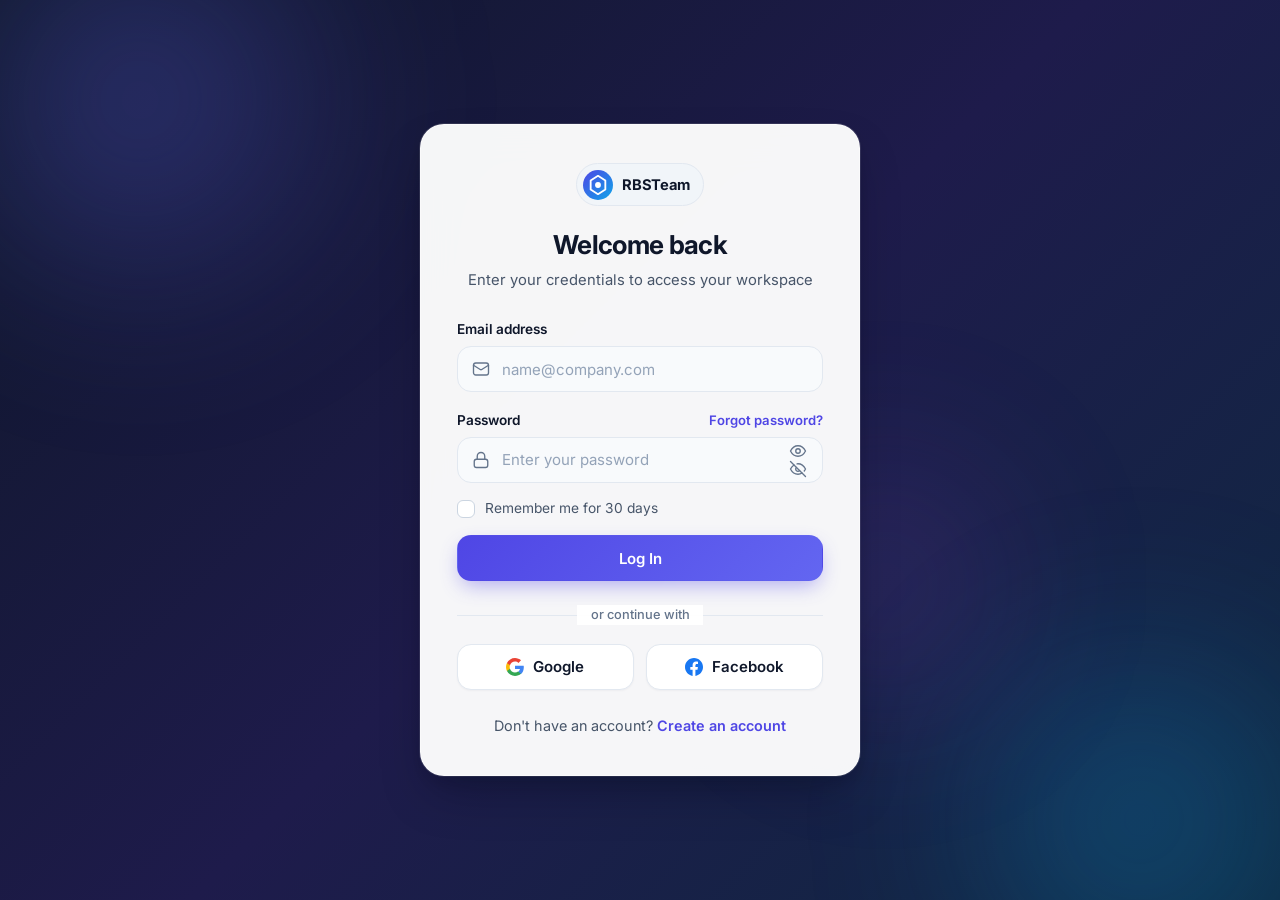
<file: index.html>
<!DOCTYPE html>
<html lang="en">
<head>
  <meta charset="UTF-8" />
  <meta name="viewport" content="width=device-width, initial-scale=1.0" />
  <title>Sign In — RBSTeam</title>
  <meta name="description" content="Sign in to your RBSTeam account securely." />
  <link rel="preconnect" href="https://fonts.googleapis.com" />
  <link rel="preconnect" href="https://fonts.gstatic.com" crossorigin />
  <link href="https://fonts.googleapis.com/css2?family=Inter:wght@400;500;600;700&display=swap" rel="stylesheet" />
  <link rel="stylesheet" href="style.css" />
</head>
<body data-page="login">
  <!-- Ambient gradient backdrop -->
  <div class="bg-backdrop" aria-hidden="true">
    <div class="bg-orb bg-orb--one"></div>
    <div class="bg-orb bg-orb--two"></div>
    <div class="bg-orb bg-orb--three"></div>
  </div>

  <main class="auth-layout">
    <section class="auth-card" aria-labelledby="login-heading">
      <!-- Brand Header -->
      <header class="auth-header">
        <a href="index.html" class="brand" aria-label="RBSTeam Home">
          <span class="brand-mark" aria-hidden="true">
            <svg width="22" height="22" viewBox="0 0 24 24" fill="none">
              <path d="M12 2L20 7V17L12 22L4 17V7L12 2Z" stroke="currentColor" stroke-width="2" stroke-linejoin="round" />
              <circle cx="12" cy="12" r="3.2" fill="currentColor" />
            </svg>
          </span>
          <span class="brand-name">RBSTeam</span>
        </a>
        <h1 id="login-heading" class="auth-title">Welcome back</h1>
        <p class="auth-subtitle">Enter your credentials to access your workspace</p>
      </header>

      <!-- Global Status Alert (Error / Success / Info) -->
      <div id="form-alert" class="alert" role="alert" aria-live="polite" hidden></div>

      <!-- Login Form -->
      <form id="login-form" class="auth-form" novalidate>
        <!-- Email Address -->
        <div class="form-group">
          <label for="login-email" class="form-label">Email address</label>
          <div class="input-wrapper">
            <span class="input-icon" aria-hidden="true">
              <svg width="18" height="18" viewBox="0 0 24 24" fill="none" stroke="currentColor" stroke-width="1.8" stroke-linecap="round" stroke-linejoin="round">
                <rect x="2" y="4" width="20" height="16" rx="3" />
                <path d="M22 7L13.03 12.7a1.94 1.94 0 0 1-2.06 0L2 7" />
              </svg>
            </span>
            <input
              type="email"
              id="login-email"
              name="email"
              class="form-input"
              placeholder="name@company.com"
              autocomplete="email"
              required
              aria-describedby="login-email-error"
            />
          </div>
          <p id="login-email-error" class="field-error" aria-live="polite"></p>
        </div>

        <!-- Password -->
        <div class="form-group">
          <div class="label-row">
            <label for="login-password" class="form-label">Password</label>
            <button type="button" id="forgot-password-btn" class="text-link text-link--sm">
              Forgot password?
            </button>
          </div>
          <div class="input-wrapper">
            <span class="input-icon" aria-hidden="true">
              <svg width="18" height="18" viewBox="0 0 24 24" fill="none" stroke="currentColor" stroke-width="1.8" stroke-linecap="round" stroke-linejoin="round">
                <rect x="3" y="11" width="18" height="11" rx="3" />
                <path d="M7 11V7a5 5 0 0 1 10 0v4" />
              </svg>
            </span>
            <input
              type="password"
              id="login-password"
              name="password"
              class="form-input form-input--with-toggle"
              placeholder="Enter your password"
              autocomplete="current-password"
              required
              aria-describedby="login-password-error"
            />
            <button
              type="button"
              class="password-toggle"
              data-toggle-password="login-password"
              aria-label="Show password"
              aria-pressed="false"
            >
              <svg class="icon-eye" width="18" height="18" viewBox="0 0 24 24" fill="none" stroke="currentColor" stroke-width="1.8" stroke-linecap="round" stroke-linejoin="round" aria-hidden="true">
                <path d="M2 12s3.5-7 10-7 10 7 10 7-3.5 7-10 7-10-7-10-7Z" />
                <circle cx="12" cy="12" r="3" />
              </svg>
              <svg class="icon-eye-off" width="18" height="18" viewBox="0 0 24 24" fill="none" stroke="currentColor" stroke-width="1.8" stroke-linecap="round" stroke-linejoin="round" aria-hidden="true" hidden>
                <path d="M9.88 9.88a3 3 0 1 0 4.24 4.24" />
                <path d="M10.73 5.08A10.43 10.43 0 0 1 12 5c6.5 0 10 7 10 7a13.16 13.16 0 0 1-1.67 2.68" />
                <path d="M6.61 6.61A13.526 13.526 0 0 0 2 12s3.5 7 10 7a9.74 9.74 0 0 0 5.39-1.61" />
                <line x1="2" y1="2" x2="22" y2="22" />
              </svg>
            </button>
          </div>
          <p id="login-password-error" class="field-error" aria-live="polite"></p>
        </div>

        <!-- Remember Me -->
        <div class="form-options">
          <label class="checkbox-label" for="remember-me">
            <input type="checkbox" id="remember-me" name="rememberMe" class="checkbox-input" />
            <span class="checkbox-custom" aria-hidden="true">
              <svg width="12" height="12" viewBox="0 0 24 24" fill="none" stroke="currentColor" stroke-width="3" stroke-linecap="round" stroke-linejoin="round">
                <polyline points="20 6 9 17 4 12" />
              </svg>
            </span>
            <span>Remember me for 30 days</span>
          </label>
        </div>

        <!-- Submit Button -->
        <button type="submit" id="login-submit" class="btn btn-primary">
          <span class="btn-text">Log In</span>
          <span class="btn-spinner" aria-hidden="true" hidden></span>
        </button>
      </form>

      <!-- Divider -->
      <div class="divider" role="separator">
        <span>or continue with</span>
      </div>

      <!-- Social Login Buttons -->
      <div class="social-grid">
        <button type="button" class="btn btn-social" data-social-provider="Google">
          <svg width="18" height="18" viewBox="0 0 24 24" aria-hidden="true">
            <path fill="#4285F4" d="M23.745 12.27c0-.7-.06-1.4-.19-2.07H12v4.51h6.6c-.29 1.52-1.14 2.82-2.4 3.68v3.05h3.88c2.27-2.09 3.665-5.17 3.665-9.17Z" />
            <path fill="#34A853" d="M12 24c3.24 0 5.95-1.08 7.93-2.91l-3.88-3.05c-1.08.72-2.45 1.16-4.05 1.16-3.12 0-5.77-2.11-6.72-4.96H1.29v3.14C3.26 21.3 7.31 24 12 24Z" />
            <path fill="#FBBC05" d="M5.28 14.24c-.24-.72-.38-1.49-.38-2.24s.14-1.52.38-2.24V6.62H1.29C.47 8.24 0 10.06 0 12s.47 3.76 1.29 5.38l3.99-3.14Z" />
            <path fill="#EA4335" d="M12 4.75c1.77 0 3.35.61 4.6 1.8l3.42-3.42C17.95 1.19 15.24 0 12 0 7.31 0 3.26 2.7 1.29 6.62l3.99 3.14c.95-2.85 3.6-4.96 6.72-4.96Z" />
          </svg>
          <span>Google</span>
        </button>

        <button type="button" class="btn btn-social" data-social-provider="Facebook">
          <svg width="18" height="18" viewBox="0 0 24 24" aria-hidden="true">
            <path fill="#1877F2" d="M24 12.073c0-6.627-5.373-12-12-12s-12 5.373-12 12c0 5.99 4.388 10.954 10.125 11.854v-8.385H7.078v-3.47h3.047V9.43c0-3.007 1.792-4.669 4.533-4.669 1.312 0 2.686.235 2.686.235v2.953H15.83c-1.491 0-1.956.925-1.956 1.874v2.25h3.328l-.532 3.47h-2.796v8.385C19.612 23.027 24 18.062 24 12.073Z" />
          </svg>
          <span>Facebook</span>
        </button>
      </div>

      <!-- Footer Switch Link -->
      <footer class="auth-footer">
        <p>
          Don&apos;t have an account?
          <a href="signup.html" class="text-link page-switch">Create an account</a>
        </p>
      </footer>
    </section>
  </main>

  <!-- Forgot Password Modal -->
  <div id="forgot-modal" class="modal-overlay" role="dialog" aria-modal="true" aria-labelledby="forgot-modal-title" hidden>
    <div class="modal-card">
      <div class="modal-header">
        <div>
          <h2 id="forgot-modal-title" class="modal-title">Reset your password</h2>
          <p class="modal-subtitle">Enter your account email and we&apos;ll send a reset link.</p>
        </div>
        <button type="button" class="modal-close" data-close-modal="forgot-modal" aria-label="Close modal">
          <svg width="18" height="18" viewBox="0 0 24 24" fill="none" stroke="currentColor" stroke-width="2" stroke-linecap="round" stroke-linejoin="round" aria-hidden="true">
            <line x1="18" y1="6" x2="6" y2="18" />
            <line x1="6" y1="6" x2="18" y2="18" />
          </svg>
        </button>
      </div>

      <div id="forgot-alert" class="alert" role="alert" aria-live="polite" hidden></div>

      <form id="forgot-form" class="auth-form" novalidate>
        <div class="form-group">
          <label for="forgot-email" class="form-label">Email address</label>
          <div class="input-wrapper">
            <span class="input-icon" aria-hidden="true">
              <svg width="18" height="18" viewBox="0 0 24 24" fill="none" stroke="currentColor" stroke-width="1.8" stroke-linecap="round" stroke-linejoin="round">
                <rect x="2" y="4" width="20" height="16" rx="3" />
                <path d="M22 7L13.03 12.7a1.94 1.94 0 0 1-2.06 0L2 7" />
              </svg>
            </span>
            <input
              type="email"
              id="forgot-email"
              name="resetEmail"
              class="form-input"
              placeholder="name@company.com"
              autocomplete="email"
              required
              aria-describedby="forgot-email-error"
            />
          </div>
          <p id="forgot-email-error" class="field-error" aria-live="polite"></p>
        </div>

        <div class="modal-actions">
          <button type="button" class="btn btn-secondary" data-close-modal="forgot-modal">Cancel</button>
          <button type="submit" class="btn btn-primary">Send Reset Link</button>
        </div>
      </form>
    </div>
  </div>

  <script src="script.js"></script>
</body>
</html>
</file>
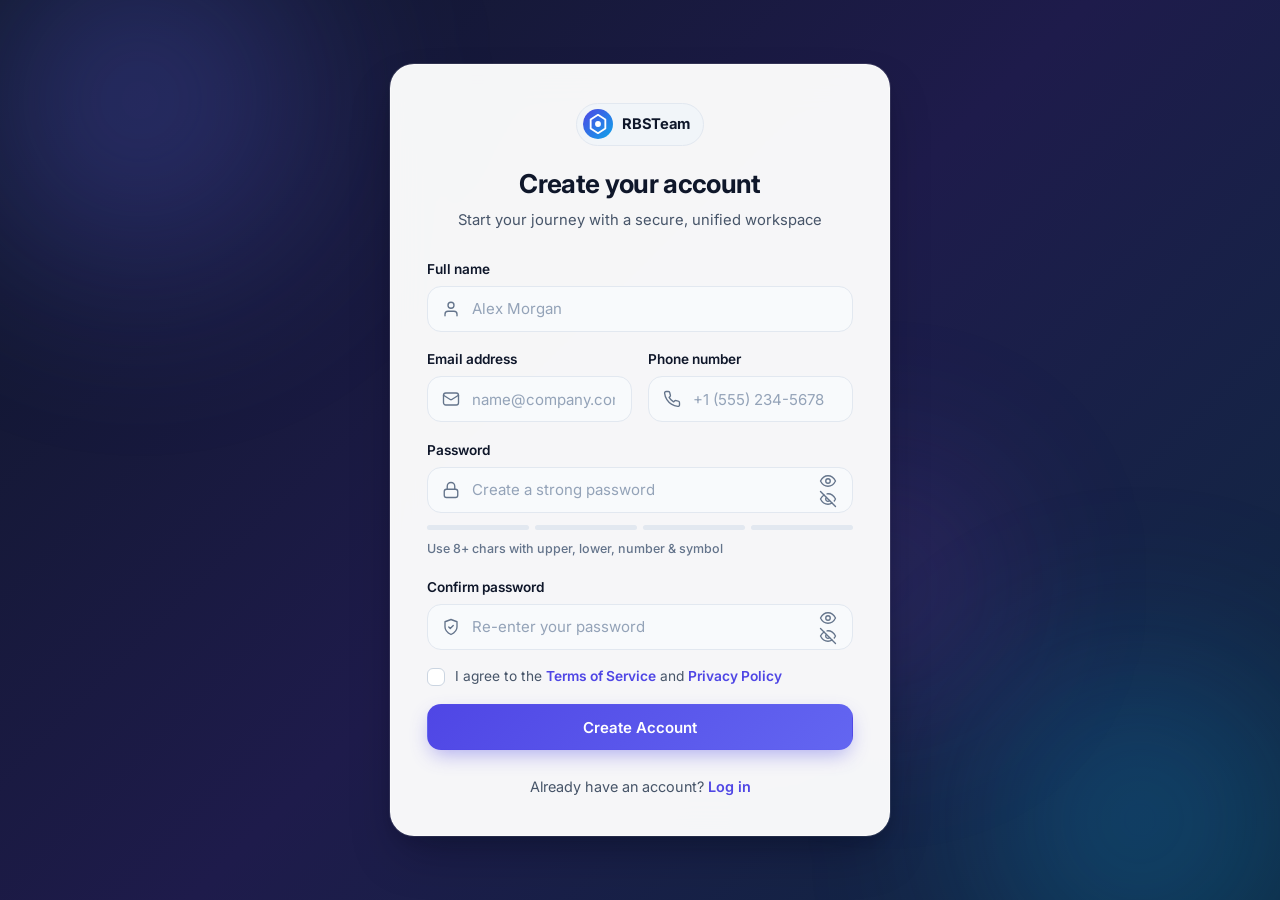
<file: signup.html>
<!DOCTYPE html>
<html lang="en">
<head>
  <meta charset="UTF-8" />
  <meta name="viewport" content="width=device-width, initial-scale=1.0" />
  <title>Create Account — RBSTeam</title>
  <meta name="description" content="Create your new RBSTeam account in seconds." />
  <link rel="preconnect" href="https://fonts.googleapis.com" />
  <link rel="preconnect" href="https://fonts.gstatic.com" crossorigin />
  <link href="https://fonts.googleapis.com/css2?family=Inter:wght@400;500;600;700&display=swap" rel="stylesheet" />
  <link rel="stylesheet" href="style.css" />
</head>
<body data-page="signup">
  <!-- Ambient gradient backdrop -->
  <div class="bg-backdrop" aria-hidden="true">
    <div class="bg-orb bg-orb--one"></div>
    <div class="bg-orb bg-orb--two"></div>
    <div class="bg-orb bg-orb--three"></div>
  </div>

  <main class="auth-layout">
    <section class="auth-card auth-card--wide" aria-labelledby="signup-heading">
      <!-- Brand Header -->
      <header class="auth-header">
        <a href="index.html" class="brand" aria-label="RBSTeam Home">
          <span class="brand-mark" aria-hidden="true">
            <svg width="22" height="22" viewBox="0 0 24 24" fill="none">
              <path d="M12 2L20 7V17L12 22L4 17V7L12 2Z" stroke="currentColor" stroke-width="2" stroke-linejoin="round" />
              <circle cx="12" cy="12" r="3.2" fill="currentColor" />
            </svg>
          </span>
          <span class="brand-name">RBSTeam</span>
        </a>
        <h1 id="signup-heading" class="auth-title">Create your account</h1>
        <p class="auth-subtitle">Start your journey with a secure, unified workspace</p>
      </header>

      <!-- Global Status Alert -->
      <div id="form-alert" class="alert" role="alert" aria-live="polite" hidden></div>

      <!-- Sign Up Form -->
      <form id="signup-form" class="auth-form" novalidate>
        <!-- Full Name -->
        <div class="form-group">
          <label for="signup-name" class="form-label">Full name</label>
          <div class="input-wrapper">
            <span class="input-icon" aria-hidden="true">
              <svg width="18" height="18" viewBox="0 0 24 24" fill="none" stroke="currentColor" stroke-width="1.8" stroke-linecap="round" stroke-linejoin="round">
                <path d="M20 21v-2a4 4 0 0 0-4-4H8a4 4 0 0 0-4 4v2" />
                <circle cx="12" cy="7" r="4" />
              </svg>
            </span>
            <input
              type="text"
              id="signup-name"
              name="fullName"
              class="form-input"
              placeholder="Alex Morgan"
              autocomplete="name"
              required
              aria-describedby="signup-name-error"
            />
          </div>
          <p id="signup-name-error" class="field-error" aria-live="polite"></p>
        </div>

        <!-- Email & Phone Grid -->
        <div class="form-row">
          <!-- Email Address -->
          <div class="form-group">
            <label for="signup-email" class="form-label">Email address</label>
            <div class="input-wrapper">
              <span class="input-icon" aria-hidden="true">
                <svg width="18" height="18" viewBox="0 0 24 24" fill="none" stroke="currentColor" stroke-width="1.8" stroke-linecap="round" stroke-linejoin="round">
                  <rect x="2" y="4" width="20" height="16" rx="3" />
                  <path d="M22 7L13.03 12.7a1.94 1.94 0 0 1-2.06 0L2 7" />
                </svg>
              </span>
              <input
                type="email"
                id="signup-email"
                name="email"
                class="form-input"
                placeholder="name@company.com"
                autocomplete="email"
                required
                aria-describedby="signup-email-error"
              />
            </div>
            <p id="signup-email-error" class="field-error" aria-live="polite"></p>
          </div>

          <!-- Phone Number -->
          <div class="form-group">
            <label for="signup-phone" class="form-label">Phone number</label>
            <div class="input-wrapper">
              <span class="input-icon" aria-hidden="true">
                <svg width="18" height="18" viewBox="0 0 24 24" fill="none" stroke="currentColor" stroke-width="1.8" stroke-linecap="round" stroke-linejoin="round">
                  <path d="M22 16.92v3a2 2 0 0 1-2.18 2 19.79 19.79 0 0 1-8.63-3.07 19.5 19.5 0 0 1-6-6 19.79 19.79 0 0 1-3.07-8.67A2 2 0 0 1 4.11 2h3a2 2 0 0 1 2 1.72 12.84 12.84 0 0 0 .7 2.81 2 2 0 0 1-.45 2.11L8.09 9.91a16 16 0 0 0 6 6l1.27-1.27a2 2 0 0 1 2.11-.45 12.84 12.84 0 0 0 2.81.7A2 2 0 0 1 22 16.92z" />
                </svg>
              </span>
              <input
                type="tel"
                id="signup-phone"
                name="phone"
                class="form-input"
                placeholder="+1 (555) 234-5678"
                autocomplete="tel"
                required
                aria-describedby="signup-phone-error"
              />
            </div>
            <p id="signup-phone-error" class="field-error" aria-live="polite"></p>
          </div>
        </div>

        <!-- Password -->
        <div class="form-group">
          <label for="signup-password" class="form-label">Password</label>
          <div class="input-wrapper">
            <span class="input-icon" aria-hidden="true">
              <svg width="18" height="18" viewBox="0 0 24 24" fill="none" stroke="currentColor" stroke-width="1.8" stroke-linecap="round" stroke-linejoin="round">
                <rect x="3" y="11" width="18" height="11" rx="3" />
                <path d="M7 11V7a5 5 0 0 1 10 0v4" />
              </svg>
            </span>
            <input
              type="password"
              id="signup-password"
              name="password"
              class="form-input form-input--with-toggle"
              placeholder="Create a strong password"
              autocomplete="new-password"
              required
              aria-describedby="password-strength-text signup-password-error"
            />
            <button
              type="button"
              class="password-toggle"
              data-toggle-password="signup-password"
              aria-label="Show password"
              aria-pressed="false"
            >
              <svg class="icon-eye" width="18" height="18" viewBox="0 0 24 24" fill="none" stroke="currentColor" stroke-width="1.8" stroke-linecap="round" stroke-linejoin="round" aria-hidden="true">
                <path d="M2 12s3.5-7 10-7 10 7 10 7-3.5 7-10 7-10-7-10-7Z" />
                <circle cx="12" cy="12" r="3" />
              </svg>
              <svg class="icon-eye-off" width="18" height="18" viewBox="0 0 24 24" fill="none" stroke="currentColor" stroke-width="1.8" stroke-linecap="round" stroke-linejoin="round" aria-hidden="true" hidden>
                <path d="M9.88 9.88a3 3 0 1 0 4.24 4.24" />
                <path d="M10.73 5.08A10.43 10.43 0 0 1 12 5c6.5 0 10 7 10 7a13.16 13.16 0 0 1-1.67 2.68" />
                <path d="M6.61 6.61A13.526 13.526 0 0 0 2 12s3.5 7 10 7a9.74 9.74 0 0 0 5.39-1.61" />
                <line x1="2" y1="2" x2="22" y2="22" />
              </svg>
            </button>
          </div>

          <!-- Password Strength Meter -->
          <div class="strength-meter" id="password-strength" data-strength="0">
            <div class="strength-bars" aria-hidden="true">
              <span class="strength-bar"></span>
              <span class="strength-bar"></span>
              <span class="strength-bar"></span>
              <span class="strength-bar"></span>
            </div>
            <div class="strength-meta">
              <span id="password-strength-text" class="strength-label">Use 8+ chars with upper, lower, number &amp; symbol</span>
            </div>
          </div>
          <p id="signup-password-error" class="field-error" aria-live="polite"></p>
        </div>

        <!-- Confirm Password -->
        <div class="form-group">
          <label for="signup-confirm-password" class="form-label">Confirm password</label>
          <div class="input-wrapper">
            <span class="input-icon" aria-hidden="true">
              <svg width="18" height="18" viewBox="0 0 24 24" fill="none" stroke="currentColor" stroke-width="1.8" stroke-linecap="round" stroke-linejoin="round">
                <path d="M12 22s8-4 8-10V5l-8-3-8 3v7c0 6 8 10 8 10z" />
                <path d="m9 12 2 2 4-4" />
              </svg>
            </span>
            <input
              type="password"
              id="signup-confirm-password"
              name="confirmPassword"
              class="form-input form-input--with-toggle"
              placeholder="Re-enter your password"
              autocomplete="new-password"
              required
              aria-describedby="signup-confirm-error"
            />
            <button
              type="button"
              class="password-toggle"
              data-toggle-password="signup-confirm-password"
              aria-label="Show confirm password"
              aria-pressed="false"
            >
              <svg class="icon-eye" width="18" height="18" viewBox="0 0 24 24" fill="none" stroke="currentColor" stroke-width="1.8" stroke-linecap="round" stroke-linejoin="round" aria-hidden="true">
                <path d="M2 12s3.5-7 10-7 10 7 10 7-3.5 7-10 7-10-7-10-7Z" />
                <circle cx="12" cy="12" r="3" />
              </svg>
              <svg class="icon-eye-off" width="18" height="18" viewBox="0 0 24 24" fill="none" stroke="currentColor" stroke-width="1.8" stroke-linecap="round" stroke-linejoin="round" aria-hidden="true" hidden>
                <path d="M9.88 9.88a3 3 0 1 0 4.24 4.24" />
                <path d="M10.73 5.08A10.43 10.43 0 0 1 12 5c6.5 0 10 7 10 7a13.16 13.16 0 0 1-1.67 2.68" />
                <path d="M6.61 6.61A13.526 13.526 0 0 0 2 12s3.5 7 10 7a9.74 9.74 0 0 0 5.39-1.61" />
                <line x1="2" y1="2" x2="22" y2="22" />
              </svg>
            </button>
          </div>
          <p id="signup-confirm-error" class="field-error" aria-live="polite"></p>
        </div>

        <!-- Terms and Conditions -->
        <div class="form-group">
          <label class="checkbox-label" for="signup-terms">
            <input
              type="checkbox"
              id="signup-terms"
              name="terms"
              class="checkbox-input"
              required
              aria-describedby="signup-terms-error"
            />
            <span class="checkbox-custom" aria-hidden="true">
              <svg width="12" height="12" viewBox="0 0 24 24" fill="none" stroke="currentColor" stroke-width="3" stroke-linecap="round" stroke-linejoin="round">
                <polyline points="20 6 9 17 4 12" />
              </svg>
            </span>
            <span>
              I agree to the
              <button type="button" class="text-link inline-link" id="terms-btn">Terms of Service</button>
              and
              <button type="button" class="text-link inline-link" id="privacy-btn">Privacy Policy</button>
            </span>
          </label>
          <p id="signup-terms-error" class="field-error" aria-live="polite"></p>
        </div>

        <!-- Create Account Button -->
        <button type="submit" id="signup-submit" class="btn btn-primary">
          <span class="btn-text">Create Account</span>
          <span class="btn-spinner" aria-hidden="true" hidden></span>
        </button>
      </form>

      <!-- Footer Switch Link -->
      <footer class="auth-footer">
        <p>
          Already have an account?
          <a href="index.html" class="text-link page-switch">Log in</a>
        </p>
      </footer>
    </section>
  </main>

  <!-- Terms / Privacy Legal Modal -->
  <div id="legal-modal" class="modal-overlay" role="dialog" aria-modal="true" aria-labelledby="legal-modal-title" hidden>
    <div class="modal-card">
      <div class="modal-header">
        <div>
          <h2 id="legal-modal-title" class="modal-title">Terms of Service</h2>
          <p class="modal-subtitle">Last updated: November 2026</p>
        </div>
        <button type="button" class="modal-close" data-close-modal="legal-modal" aria-label="Close modal">
          <svg width="18" height="18" viewBox="0 0 24 24" fill="none" stroke="currentColor" stroke-width="2" stroke-linecap="round" stroke-linejoin="round" aria-hidden="true">
            <line x1="18" y1="6" x2="6" y2="18" />
            <line x1="6" y1="6" x2="18" y2="18" />
          </svg>
        </button>
      </div>

      <div id="legal-modal-body" class="modal-body">
        <p>By creating a RBSTeam account, you agree to keep your credentials confidential and use the platform responsibly in accordance with applicable laws.</p>
        <p>We encrypt sensitive account details in transit and never sell your personal information to third parties.</p>
      </div>

      <div class="modal-actions">
        <button type="button" class="btn btn-primary" data-close-modal="legal-modal">Got it</button>
      </div>
    </div>
  </div>

  <script src="script.js"></script>
</body>
</html>
</file>
<file: style.css>
/* ==========================================================================
   RBSTeam Auth — Modern, Responsive Stylesheet
   ========================================================================== */

:root {
  /* Color Palette */
  --bg-gradient-start: #0f172a;
  --bg-gradient-mid: #1e1b4b;
  --bg-gradient-end: #0f2942;

  --surface-card: rgba(255, 255, 255, 0.96);
  --surface-card-border: rgba(255, 255, 255, 0.45);
  --surface-input: #f8fafc;
  --surface-input-hover: #f1f5f9;
  --surface-input-focus: #ffffff;

  --text-primary: #0f172a;
  --text-secondary: #475569;
  --text-muted: #64748b;
  --text-placeholder: #94a3b8;

  --accent-primary: #4f46e5;
  --accent-primary-hover: #4338ca;
  --accent-secondary: #0ea5e9;
  --accent-ring: rgba(79, 70, 229, 0.18);

  --border-subtle: #e2e8f0;
  --border-strong: #cbd5e1;

  /* Semantic Colors */
  --error-text: #dc2626;
  --error-bg: #fef2f2;
  --error-border: #fecaca;
  --error-ring: rgba(220, 38, 38, 0.16);

  --success-text: #059669;
  --success-bg: #ecfdf5;
  --success-border: #a7f3d0;
  --success-ring: rgba(5, 150, 105, 0.16);

  --warning-text: #d97706;
  --info-text: #0284c7;
  --info-bg: #f0f9ff;
  --info-border: #bae6fd;

  /* Radii & Shadows */
  --radius-card: 24px;
  --radius-input: 14px;
  --radius-btn: 14px;
  --radius-pill: 9999px;

  --shadow-card:
    0 24px 48px -12px rgba(2, 6, 23, 0.35),
    0 8px 20px -6px rgba(15, 23, 42, 0.2),
    0 0 0 1px rgba(255, 255, 255, 0.12);
  --shadow-btn: 0 8px 20px -4px rgba(79, 70, 229, 0.42);
  --shadow-btn-hover: 0 12px 26px -4px rgba(79, 70, 229, 0.52);

  /* Typography & Motion */
  --font-sans: "Inter", -apple-system, BlinkMacSystemFont, "Segoe UI", Roboto, sans-serif;
  --ease-out: cubic-bezier(0.16, 1, 0.3, 1);
  --transition-fast: 180ms var(--ease-out);
  --transition-base: 260ms var(--ease-out);
}

/* Reset & Base */
*,
*::before,
*::after {
  box-sizing: border-box;
  margin: 0;
  padding: 0;
}

html {
  font-size: 16px;
  -webkit-font-smoothing: antialiased;
  -moz-osx-font-smoothing: grayscale;
}

body {
  font-family: var(--font-sans);
  color: var(--text-primary);
  background: linear-gradient(135deg, var(--bg-gradient-start) 0%, var(--bg-gradient-mid) 50%, var(--bg-gradient-end) 100%);
  min-height: 100dvh;
  line-height: 1.5;
  overflow-x: hidden;
  transition: opacity 220ms ease;
}

body.is-leaving {
  opacity: 0;
}

button,
input {
  font-family: inherit;
  font-size: inherit;
}

a {
  color: inherit;
  text-decoration: none;
}

/* ==========================================================================
   Ambient Gradient Backdrop
   ========================================================================== */

.bg-backdrop {
  position: fixed;
  inset: 0;
  overflow: hidden;
  pointer-events: none;
  z-index: 0;
}

.bg-orb {
  position: absolute;
  border-radius: 50%;
  filter: blur(80px);
  opacity: 0.55;
  will-change: transform;
}

.bg-orb--one {
  width: 520px;
  height: 520px;
  top: -160px;
  left: -120px;
  background: radial-gradient(circle, rgba(99, 102, 241, 0.68) 0%, rgba(99, 102, 241, 0) 70%);
  animation: floatOrb 18s ease-in-out infinite alternate;
}

.bg-orb--two {
  width: 480px;
  height: 480px;
  bottom: -160px;
  right: -100px;
  background: radial-gradient(circle, rgba(14, 165, 233, 0.58) 0%, rgba(14, 165, 233, 0) 70%);
  animation: floatOrb 22s ease-in-out infinite alternate-reverse;
}

.bg-orb--three {
  width: 360px;
  height: 360px;
  top: 45%;
  left: 55%;
  background: radial-gradient(circle, rgba(168, 85, 247, 0.36) 0%, rgba(168, 85, 247, 0) 70%);
  animation: floatOrb 26s ease-in-out infinite alternate;
}

@keyframes floatOrb {
  0% {
    transform: translate3d(0, 0, 0) scale(1);
  }
  100% {
    transform: translate3d(32px, -28px, 0) scale(1.08);
  }
}

/* ==========================================================================
   Layout & Card
   ========================================================================== */

.auth-layout {
  position: relative;
  z-index: 1;
  min-height: 100dvh;
  display: flex;
  align-items: center;
  justify-content: center;
  padding: 2rem 1.25rem;
}

.auth-card {
  width: 100%;
  max-width: 440px;
  background: var(--surface-card);
  backdrop-filter: blur(20px);
  -webkit-backdrop-filter: blur(20px);
  border: 1px solid var(--surface-card-border);
  border-radius: var(--radius-card);
  box-shadow: var(--shadow-card);
  padding: 2.35rem 2.25rem;
  animation: cardEnter 480ms var(--ease-out) both;
}

.auth-card--wide {
  max-width: 500px;
}

@keyframes cardEnter {
  from {
    opacity: 0;
    transform: translateY(18px) scale(0.985);
  }
  to {
    opacity: 1;
    transform: translateY(0) scale(1);
  }
}

/* Header & Brand */
.auth-header {
  text-align: center;
  margin-bottom: 1.75rem;
}

.brand {
  display: inline-flex;
  align-items: center;
  gap: 0.55rem;
  margin-bottom: 1.15rem;
  padding: 0.35rem 0.8rem 0.35rem 0.4rem;
  border-radius: var(--radius-pill);
  background: #f1f5f9;
  border: 1px solid var(--border-subtle);
  transition: transform var(--transition-fast), box-shadow var(--transition-fast);
}

.brand:hover {
  transform: translateY(-1px);
  box-shadow: 0 4px 12px rgba(15, 23, 42, 0.06);
}

.brand-mark {
  display: grid;
  place-items: center;
  width: 30px;
  height: 30px;
  border-radius: 50%;
  background: linear-gradient(135deg, var(--accent-primary), var(--accent-secondary));
  color: #ffffff;
}

.brand-name {
  font-size: 0.92rem;
  font-weight: 700;
  letter-spacing: -0.02em;
  color: var(--text-primary);
}

.auth-title {
  font-size: 1.625rem;
  font-weight: 700;
  letter-spacing: -0.025em;
  color: var(--text-primary);
  margin-bottom: 0.35rem;
}

.auth-subtitle {
  font-size: 0.925rem;
  color: var(--text-secondary);
}

/* ==========================================================================
   Alert Banner
   ========================================================================== */

.alert {
  display: flex;
  align-items: flex-start;
  gap: 0.65rem;
  padding: 0.8rem 0.95rem;
  border-radius: var(--radius-input);
  font-size: 0.875rem;
  font-weight: 500;
  line-height: 1.45;
  margin-bottom: 1.25rem;
  border: 1px solid transparent;
  animation: fadeSlideIn 240ms var(--ease-out) both;
}

.alert[hidden] {
  display: none;
}

.alert--error {
  color: var(--error-text);
  background: var(--error-bg);
  border-color: var(--error-border);
}

.alert--success {
  color: var(--success-text);
  background: var(--success-bg);
  border-color: var(--success-border);
}

.alert--info {
  color: var(--info-text);
  background: var(--info-bg);
  border-color: var(--info-border);
}

@keyframes fadeSlideIn {
  from {
    opacity: 0;
    transform: translateY(-6px);
  }
  to {
    opacity: 1;
    transform: translateY(0);
  }
}

/* ==========================================================================
   Form Controls & Inputs
   ========================================================================== */

.auth-form {
  display: flex;
  flex-direction: column;
  gap: 1.1rem;
}

.form-row {
  display: grid;
  grid-template-columns: 1fr 1fr;
  gap: 0.95rem;
}

.form-group {
  display: flex;
  flex-direction: column;
  gap: 0.4rem;
}

.label-row {
  display: flex;
  align-items: center;
  justify-content: space-between;
  gap: 0.5rem;
}

.form-label {
  font-size: 0.85rem;
  font-weight: 600;
  color: var(--text-primary);
}

.input-wrapper {
  position: relative;
  display: flex;
  align-items: center;
}

.input-icon {
  position: absolute;
  left: 0.95rem;
  display: grid;
  place-items: center;
  color: var(--text-muted);
  pointer-events: none;
  transition: color var(--transition-fast);
}

.form-input {
  width: 100%;
  height: 46px;
  padding: 0 1rem 0 2.75rem;
  border-radius: var(--radius-input);
  border: 1.5px solid var(--border-subtle);
  background: var(--surface-input);
  color: var(--text-primary);
  font-size: 0.94rem;
  outline: none;
  transition:
    background-color var(--transition-fast),
    border-color var(--transition-fast),
    box-shadow var(--transition-fast);
}

.form-input--with-toggle {
  padding-right: 2.85rem;
}

.form-input::placeholder {
  color: var(--text-placeholder);
}

.form-input:hover {
  background: var(--surface-input-hover);
  border-color: var(--border-strong);
}

.form-input:focus {
  background: var(--surface-input-focus);
  border-color: var(--accent-primary);
  box-shadow: 0 0 0 4px var(--accent-ring);
}

.input-wrapper:focus-within .input-icon {
  color: var(--accent-primary);
}

/* Validation Visual States */
.form-group.is-invalid .form-input {
  border-color: var(--error-text);
  background: #fffafa;
}

.form-group.is-invalid .form-input:focus {
  box-shadow: 0 0 0 4px var(--error-ring);
}

.form-group.is-invalid .input-icon {
  color: var(--error-text);
}

.form-group.is-valid .form-input {
  border-color: var(--success-text);
}

.form-group.is-valid .form-input:focus {
  box-shadow: 0 0 0 4px var(--success-ring);
}

.field-error {
  font-size: 0.8rem;
  font-weight: 500;
  color: var(--error-text);
  min-height: 0;
  line-height: 1.35;
}

.field-error:empty {
  display: none;
}

/* Show / Hide Password Button */
.password-toggle {
  position: absolute;
  right: 0.45rem;
  display: grid;
  place-items: center;
  width: 36px;
  height: 36px;
  border: none;
  border-radius: 10px;
  background: transparent;
  color: var(--text-muted);
  cursor: pointer;
  transition: color var(--transition-fast), background-color var(--transition-fast);
}

.password-toggle:hover {
  color: var(--text-primary);
  background: rgba(15, 23, 42, 0.05);
}

.password-toggle:focus-visible {
  outline: 2px solid var(--accent-primary);
  outline-offset: 1px;
}

/* ==========================================================================
   Password Strength Meter
   ========================================================================== */

.strength-meter {
  margin-top: 0.35rem;
  display: flex;
  flex-direction: column;
  gap: 0.35rem;
}

.strength-bars {
  display: grid;
  grid-template-columns: repeat(4, 1fr);
  gap: 0.35rem;
}

.strength-bar {
  height: 5px;
  border-radius: var(--radius-pill);
  background: var(--border-subtle);
  transition: background-color var(--transition-base), transform var(--transition-fast);
}

.strength-meter[data-strength="1"] .strength-bar:nth-child(1) {
  background: #ef4444;
}

.strength-meter[data-strength="2"] .strength-bar:nth-child(-n + 2) {
  background: #f59e0b;
}

.strength-meter[data-strength="3"] .strength-bar:nth-child(-n + 3) {
  background: #0ea5e9;
}

.strength-meter[data-strength="4"] .strength-bar:nth-child(-n + 4) {
  background: #10b981;
}

.strength-label {
  font-size: 0.78rem;
  color: var(--text-muted);
  font-weight: 500;
  transition: color var(--transition-fast);
}

.strength-meter[data-strength="1"] .strength-label {
  color: var(--error-text);
}

.strength-meter[data-strength="2"] .strength-label {
  color: var(--warning-text);
}

.strength-meter[data-strength="3"] .strength-label {
  color: var(--info-text);
}

.strength-meter[data-strength="4"] .strength-label {
  color: var(--success-text);
}

/* ==========================================================================
   Custom Checkbox & Links
   ========================================================================== */

.form-options {
  display: flex;
  align-items: center;
  justify-content: space-between;
  margin-top: -0.1rem;
}

.checkbox-label {
  position: relative;
  display: inline-flex;
  align-items: flex-start;
  gap: 0.6rem;
  font-size: 0.86rem;
  color: var(--text-secondary);
  cursor: pointer;
  user-select: none;
  line-height: 1.4;
}

.checkbox-input {
  position: absolute;
  opacity: 0;
  width: 1px;
  height: 1px;
}

.checkbox-custom {
  flex-shrink: 0;
  margin-top: 1px;
  width: 18px;
  height: 18px;
  border-radius: 6px;
  border: 1.5px solid var(--border-strong);
  background: #ffffff;
  display: grid;
  place-items: center;
  color: #ffffff;
  transition:
    background-color var(--transition-fast),
    border-color var(--transition-fast),
    box-shadow var(--transition-fast),
    transform var(--transition-fast);
}

.checkbox-custom svg {
  opacity: 0;
  transform: scale(0.6);
  transition: opacity var(--transition-fast), transform var(--transition-fast);
}

.checkbox-input:checked + .checkbox-custom {
  background: var(--accent-primary);
  border-color: var(--accent-primary);
}

.checkbox-input:checked + .checkbox-custom svg {
  opacity: 1;
  transform: scale(1);
}

.checkbox-input:focus-visible + .checkbox-custom {
  box-shadow: 0 0 0 4px var(--accent-ring);
  border-color: var(--accent-primary);
}

.text-link {
  background: none;
  border: none;
  padding: 0;
  color: var(--accent-primary);
  font-weight: 600;
  cursor: pointer;
  transition: color var(--transition-fast);
}

.text-link:hover {
  color: var(--accent-primary-hover);
  text-decoration: underline;
  text-underline-offset: 3px;
}

.text-link--sm {
  font-size: 0.82rem;
}

.inline-link {
  font-size: inherit;
}

/* ==========================================================================
   Buttons
   ========================================================================== */

.btn {
  display: inline-flex;
  align-items: center;
  justify-content: center;
  gap: 0.55rem;
  height: 46px;
  padding: 0 1.25rem;
  border-radius: var(--radius-btn);
  border: 1px solid transparent;
  font-size: 0.94rem;
  font-weight: 600;
  cursor: pointer;
  transition:
    transform var(--transition-fast),
    box-shadow var(--transition-fast),
    background-color var(--transition-fast),
    border-color var(--transition-fast),
    opacity var(--transition-fast);
}

.btn:active:not(:disabled) {
  transform: translateY(1px) scale(0.992);
}

.btn:disabled {
  opacity: 0.65;
  cursor: not-allowed;
}

.btn:focus-visible {
  outline: 2px solid var(--accent-primary);
  outline-offset: 2px;
}

.btn-primary {
  width: 100%;
  color: #ffffff;
  background: linear-gradient(135deg, var(--accent-primary) 0%, #6366f1 100%);
  box-shadow: var(--shadow-btn);
}

.btn-primary:hover:not(:disabled) {
  background: linear-gradient(135deg, var(--accent-primary-hover) 0%, #4f46e5 100%);
  box-shadow: var(--shadow-btn-hover);
  transform: translateY(-1px);
}

.btn-secondary {
  background: #f1f5f9;
  color: var(--text-primary);
  border-color: var(--border-subtle);
}

.btn-secondary:hover:not(:disabled) {
  background: #e2e8f0;
}

/* Spinner */
.btn-spinner {
  width: 17px;
  height: 17px;
  border: 2px solid rgba(255, 255, 255, 0.35);
  border-top-color: #ffffff;
  border-radius: 50%;
  animation: spin 680ms linear infinite;
}

.btn-spinner[hidden] {
  display: none;
}

@keyframes spin {
  to {
    transform: rotate(360deg);
  }
}

/* ==========================================================================
   Divider & Social Buttons
   ========================================================================== */

.divider {
  position: relative;
  display: flex;
  align-items: center;
  justify-content: center;
  margin: 1.5rem 0 1.2rem;
}

.divider::before {
  content: "";
  position: absolute;
  inset: 50% 0 auto;
  height: 1px;
  background: var(--border-subtle);
}

.divider span {
  position: relative;
  padding: 0 0.85rem;
  background: var(--surface-card);
  font-size: 0.8rem;
  font-weight: 500;
  color: var(--text-muted);
}

.social-grid {
  display: grid;
  grid-template-columns: 1fr 1fr;
  gap: 0.8rem;
}

.btn-social {
  background: #ffffff;
  color: var(--text-primary);
  border-color: var(--border-subtle);
  box-shadow: 0 1px 2px rgba(15, 23, 42, 0.04);
}

.btn-social:hover:not(:disabled) {
  background: #f8fafc;
  border-color: var(--border-strong);
  transform: translateY(-1px);
  box-shadow: 0 6px 14px rgba(15, 23, 42, 0.07);
}

/* Footer */
.auth-footer {
  margin-top: 1.6rem;
  text-align: center;
  font-size: 0.9rem;
  color: var(--text-secondary);
}

/* ==========================================================================
   Modal Dialogs
   ========================================================================== */

.modal-overlay {
  position: fixed;
  inset: 0;
  z-index: 50;
  display: flex;
  align-items: center;
  justify-content: center;
  padding: 1.25rem;
  background: rgba(15, 23, 42, 0.62);
  backdrop-filter: blur(6px);
  -webkit-backdrop-filter: blur(6px);
  animation: fadeIn 200ms ease both;
}

.modal-overlay[hidden] {
  display: none;
}

@keyframes fadeIn {
  from {
    opacity: 0;
  }
  to {
    opacity: 1;
  }
}

.modal-card {
  width: 100%;
  max-width: 420px;
  background: #ffffff;
  border-radius: 20px;
  padding: 1.75rem;
  box-shadow: 0 25px 50px -12px rgba(2, 6, 23, 0.45);
  animation: cardEnter 260ms var(--ease-out) both;
}

.modal-header {
  display: flex;
  align-items: flex-start;
  justify-content: space-between;
  gap: 1rem;
  margin-bottom: 1.15rem;
}

.modal-title {
  font-size: 1.2rem;
  font-weight: 700;
  color: var(--text-primary);
  margin-bottom: 0.25rem;
}

.modal-subtitle {
  font-size: 0.875rem;
  color: var(--text-secondary);
}

.modal-close {
  flex-shrink: 0;
  display: grid;
  place-items: center;
  width: 34px;
  height: 34px;
  border-radius: 10px;
  border: none;
  background: #f1f5f9;
  color: var(--text-secondary);
  cursor: pointer;
  transition: background-color var(--transition-fast), color var(--transition-fast);
}

.modal-close:hover {
  background: #e2e8f0;
  color: var(--text-primary);
}

.modal-body {
  display: flex;
  flex-direction: column;
  gap: 0.8rem;
  font-size: 0.9rem;
  color: var(--text-secondary);
  line-height: 1.6;
  margin-bottom: 1.35rem;
}

.modal-actions {
  display: flex;
  justify-content: flex-end;
  gap: 0.7rem;
  margin-top: 0.35rem;
}

.modal-actions .btn {
  width: auto;
  min-width: 100px;
}

/* ==========================================================================
   Responsive Breakpoints (Mobile, Tablet, Desktop)
   ========================================================================== */

@media (max-width: 600px) {
  .auth-layout {
    padding: 1.25rem 0.9rem;
  }

  .auth-card {
    padding: 1.85rem 1.35rem;
    border-radius: 20px;
  }

  .form-row {
    grid-template-columns: 1fr;
    gap: 1.1rem;
  }

  .auth-title {
    font-size: 1.45rem;
  }

  .social-grid {
    grid-template-columns: 1fr;
  }

  .modal-actions {
    flex-direction: column-reverse;
  }

  .modal-actions .btn {
    width: 100%;
  }
}

@media (min-width: 768px) and (max-width: 1024px) {
  .auth-card {
    padding: 2.5rem;
  }
}

/* Respect Reduced Motion Preferences */
@media (prefers-reduced-motion: reduce) {
  *,
  *::before,
  *::after {
    animation-duration: 0.01ms !important;
    animation-iteration-count: 1 !important;
    transition-duration: 0.01ms !important;
  }
}
</file>
